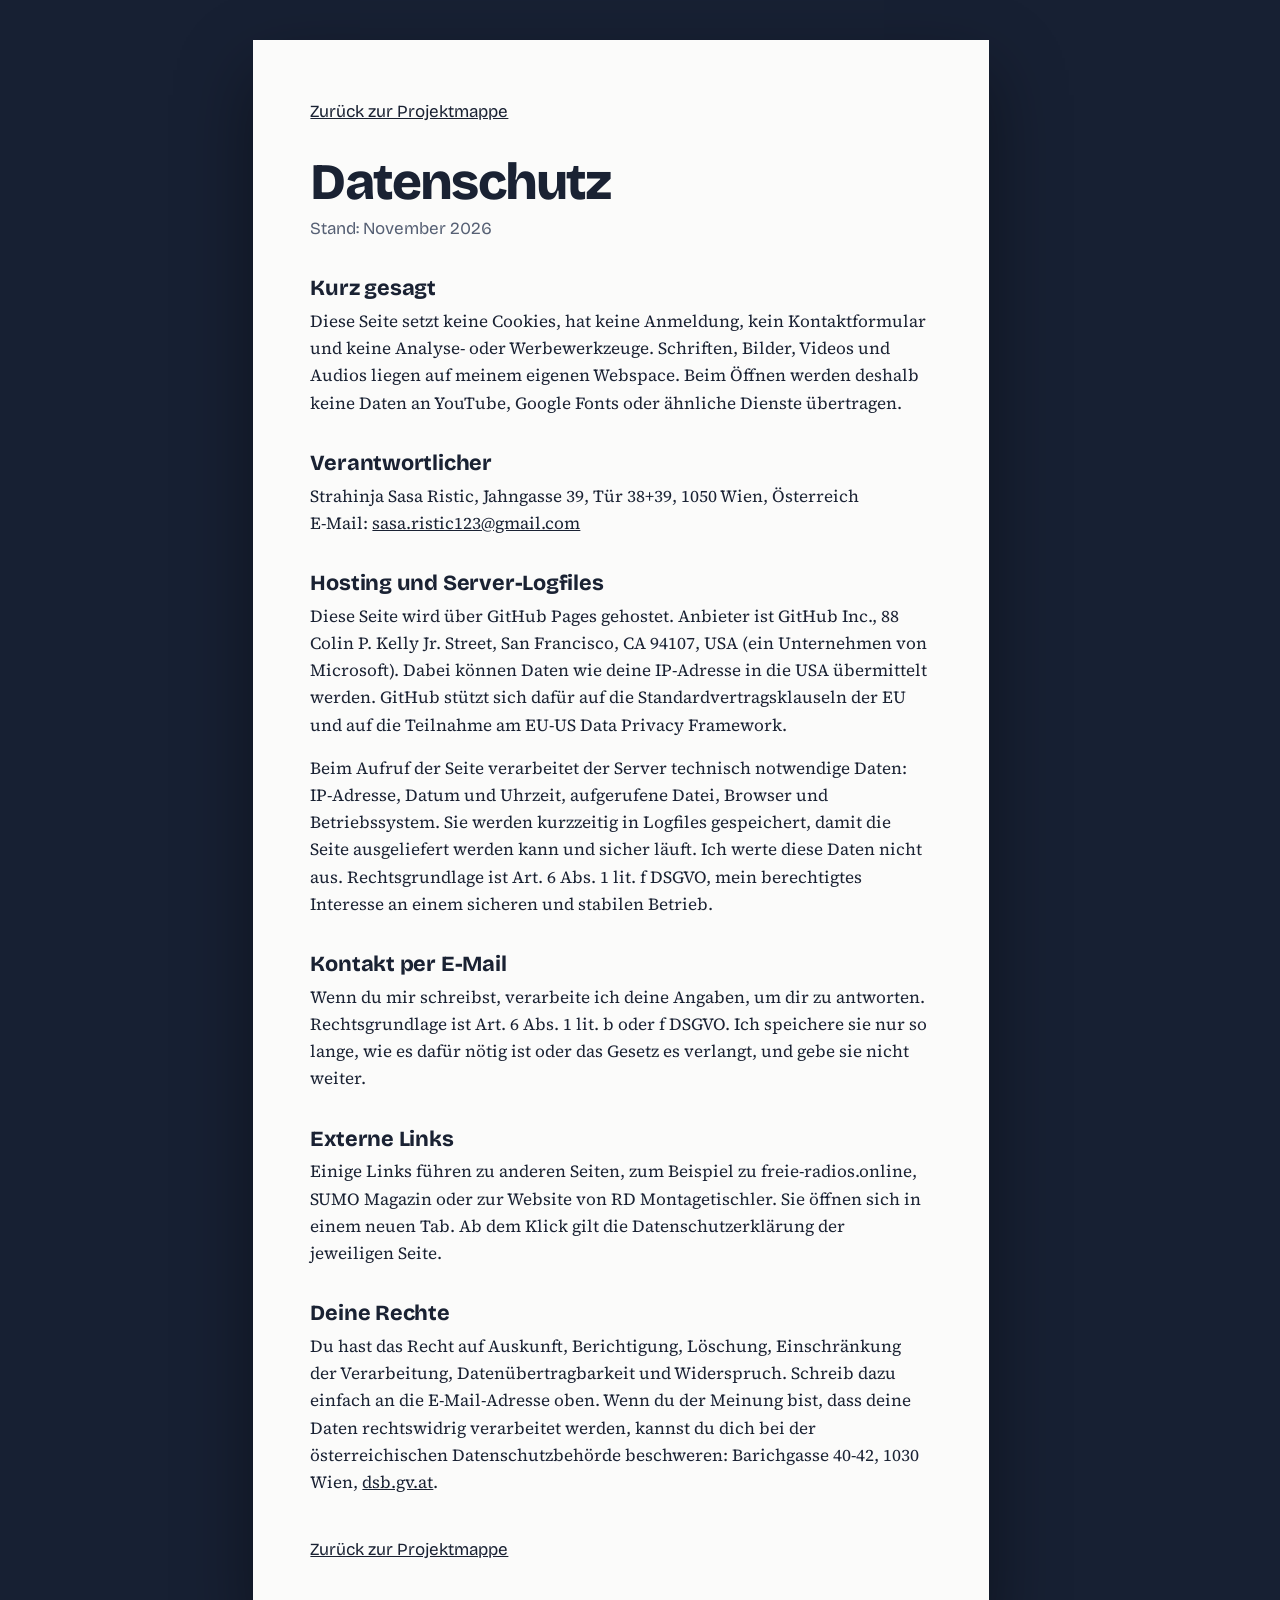
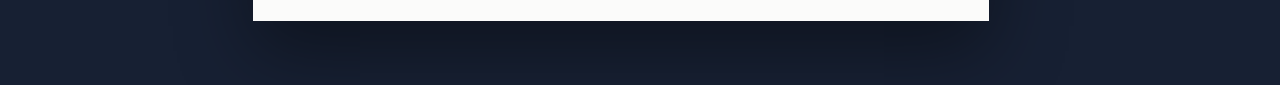
<file: datenschutz.html>
<!doctype html>
<html lang="de">
<head>
  <meta charset="utf-8">
  <meta name="viewport" content="width=device-width, initial-scale=1">
  <title>Datenschutz | Projektmappe von Sasa Ristic</title>
  <meta name="robots" content="noindex">
  <link rel="stylesheet" href="css/style.css">
  <script src="js/app.js" defer></script>
</head>
<body>
<div class="mappe">
  <main class="blatt rechtstext">
    <p class="zurueck"><a href="index.html">Zurück zur Projektmappe</a></p>
    <h1>Datenschutz</h1>
    <p class="hinweis">Stand: November 2026</p>

    <h2>Kurz gesagt</h2>
    <p>Diese Seite setzt keine Cookies, hat keine Anmeldung, kein Kontaktformular und keine Analyse- oder Werbewerkzeuge. Schriften, Bilder, Videos und Audios liegen auf meinem eigenen Webspace. Beim Öffnen werden deshalb keine Daten an YouTube, Google Fonts oder ähnliche Dienste übertragen.</p>

    <h2>Verantwortlicher</h2>
    <p>Strahinja Sasa Ristic, Jahngasse 39, Tür 38+39, 1050 Wien, Österreich<br>
    E-Mail: <a href="mailto:sasa.ristic123@gmail.com">sasa.ristic123@gmail.com</a></p>

    <h2>Hosting und Server-Logfiles</h2>
    <p>Diese Seite wird über GitHub Pages gehostet. Anbieter ist GitHub Inc., 88 Colin P. Kelly Jr. Street, San Francisco, CA 94107, USA (ein Unternehmen von Microsoft). Dabei können Daten wie deine IP-Adresse in die USA übermittelt werden. GitHub stützt sich dafür auf die Standardvertragsklauseln der EU und auf die Teilnahme am EU-US Data Privacy Framework.</p>
    <p>Beim Aufruf der Seite verarbeitet der Server technisch notwendige Daten: IP-Adresse, Datum und Uhrzeit, aufgerufene Datei, Browser und Betriebssystem. Sie werden kurzzeitig in Logfiles gespeichert, damit die Seite ausgeliefert werden kann und sicher läuft. Ich werte diese Daten nicht aus. Rechtsgrundlage ist Art. 6 Abs. 1 lit. f DSGVO, mein berechtigtes Interesse an einem sicheren und stabilen Betrieb.</p>

    <h2>Kontakt per E-Mail</h2>
    <p>Wenn du mir schreibst, verarbeite ich deine Angaben, um dir zu antworten. Rechtsgrundlage ist Art. 6 Abs. 1 lit. b oder f DSGVO. Ich speichere sie nur so lange, wie es dafür nötig ist oder das Gesetz es verlangt, und gebe sie nicht weiter.</p>

    <h2>Externe Links</h2>
    <p>Einige Links führen zu anderen Seiten, zum Beispiel zu freie-radios.online, SUMO Magazin oder zur Website von RD Montagetischler. Sie öffnen sich in einem neuen Tab. Ab dem Klick gilt die Datenschutzerklärung der jeweiligen Seite.</p>

    <h2>Deine Rechte</h2>
    <p>Du hast das Recht auf Auskunft, Berichtigung, Löschung, Einschränkung der Verarbeitung, Datenübertragbarkeit und Widerspruch. Schreib dazu einfach an die E-Mail-Adresse oben. Wenn du der Meinung bist, dass deine Daten rechtswidrig verarbeitet werden, kannst du dich bei der österreichischen Datenschutzbehörde beschweren: Barichgasse 40-42, 1030 Wien, <a href="https://www.dsb.gv.at" target="_blank" rel="noopener">dsb.gv.at</a>.</p>

    <p class="zurueck"><a href="index.html">Zurück zur Projektmappe</a></p>
  </main>
</div>
</body>
</html>
</file>
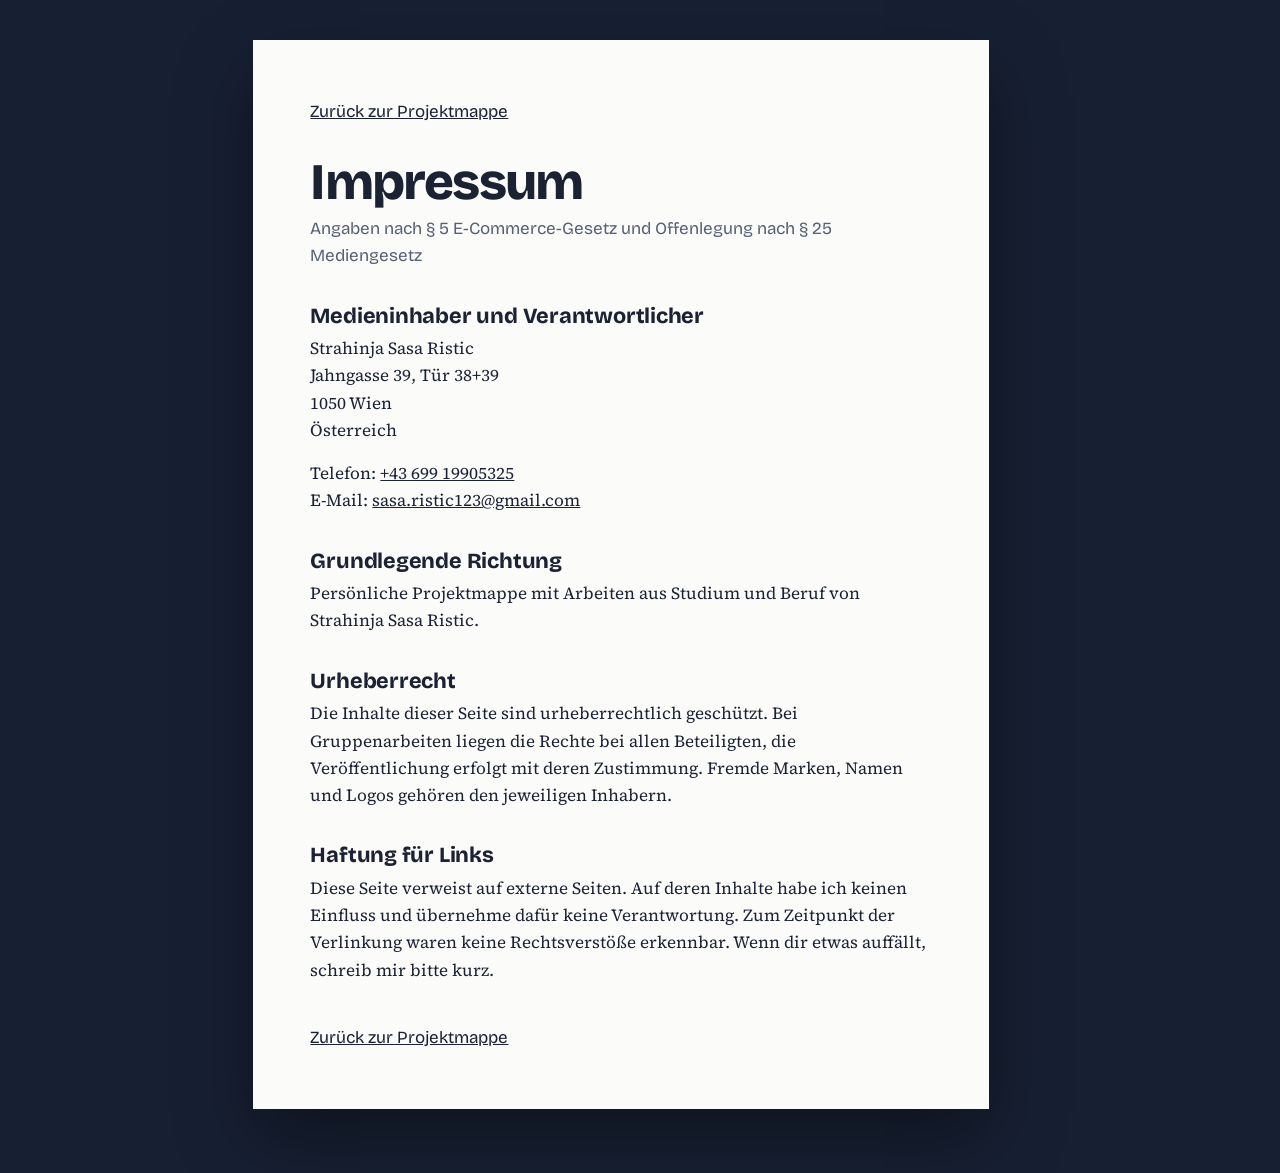
<file: impressum.html>
<!doctype html>
<html lang="de">
<head>
  <meta charset="utf-8">
  <meta name="viewport" content="width=device-width, initial-scale=1">
  <title>Impressum | Projektmappe von Sasa Ristic</title>
  <meta name="robots" content="noindex">
  <link rel="stylesheet" href="css/style.css">
  <script src="js/app.js" defer></script>
</head>
<body>
<div class="mappe">
  <main class="blatt rechtstext">
    <p class="zurueck"><a href="index.html">Zurück zur Projektmappe</a></p>
    <h1>Impressum</h1>
    <p class="hinweis">Angaben nach § 5 E-Commerce-Gesetz und Offenlegung nach § 25 Mediengesetz</p>

    <h2>Medieninhaber und Verantwortlicher</h2>
    <p>Strahinja Sasa Ristic<br>
    Jahngasse 39, Tür 38+39<br>
    1050 Wien<br>
    Österreich</p>
    <p>Telefon: <a href="tel:+4369919905325">+43 699 19905325</a><br>
    E-Mail: <a href="mailto:sasa.ristic123@gmail.com">sasa.ristic123@gmail.com</a></p>

    <h2>Grundlegende Richtung</h2>
    <p>Persönliche Projektmappe mit Arbeiten aus Studium und Beruf von Strahinja Sasa Ristic.</p>

    <h2>Urheberrecht</h2>
    <p>Die Inhalte dieser Seite sind urheberrechtlich geschützt. Bei Gruppenarbeiten liegen die Rechte bei allen Beteiligten, die Veröffentlichung erfolgt mit deren Zustimmung. Fremde Marken, Namen und Logos gehören den jeweiligen Inhabern.</p>

    <h2>Haftung für Links</h2>
    <p>Diese Seite verweist auf externe Seiten. Auf deren Inhalte habe ich keinen Einfluss und übernehme dafür keine Verantwortung. Zum Zeitpunkt der Verlinkung waren keine Rechtsverstöße erkennbar. Wenn dir etwas auffällt, schreib mir bitte kurz.</p>

    <p class="zurueck"><a href="index.html">Zurück zur Projektmappe</a></p>
  </main>
</div>
</body>
</html>
</file>
<file: css/style.css>
/* Projektmappe, Strahinja Sasa Ristic
   Konzept: weißes Blatt auf dunklem Tisch, farbige Registerreiter am rechten Rand.
   Jede Reiterfarbe gehört zu einem Bereich und taucht an dessen Projekten wieder auf. */

@font-face {
  font-family: "Bricolage";
  src: url("../fonts/bricolage.woff2") format("woff2");
  font-weight: 200 800;
  font-style: normal;
  font-display: swap;
}
@font-face {
  font-family: "Source Serif";
  src: url("../fonts/source-serif.woff2") format("woff2");
  font-weight: 200 900;
  font-style: normal;
  font-display: swap;
}
@font-face {
  font-family: "Source Serif";
  src: url("../fonts/source-serif-italic.woff2") format("woff2");
  font-weight: 200 900;
  font-style: italic;
  font-display: swap;
}

:root {
  --tisch: #172033;
  --blatt: #fbfbfa;
  --text: #1a2233;
  --leise: #566074;
  --linie: #cdd3dc;
  --fond: #eef1f5;

  --praxis: #1f6f6b;
  --medien: #a8324f;
  --studium: #9a6b12;
  --technik: #2e5aac;
  --ideen: #6b4fa3;

  --anzeige: "Bricolage", "Segoe UI", system-ui, sans-serif;
  --lesen: "Source Serif", Georgia, "Times New Roman", serif;

  --reiter: 3.4rem;
  --spalte: 13rem;
}

*,
*::before,
*::after { box-sizing: border-box; }

html { scroll-behavior: smooth; scroll-padding-top: 1.5rem; }
@media (prefers-reduced-motion: reduce) { html { scroll-behavior: auto; } }

body {
  margin: 0;
  background: var(--tisch);
  color: var(--text);
  font-family: var(--lesen);
  font-size: 1.0625rem;
  line-height: 1.6;
  -webkit-font-smoothing: antialiased;
}

a { color: inherit; }
img, video { max-width: 100%; }

:focus-visible {
  outline: 3px solid var(--tab, var(--technik));
  outline-offset: 3px;
}

/* ---------- Mappe: Tisch, Blatt, Register ---------- */

.mappe {
  position: relative;
  max-width: 68rem;
  margin: 0 auto;
  padding: 2.5rem 0 4rem;
}

@media (min-width: 62rem) {
  body { padding: 0 calc(var(--reiter) + 1rem) 0 2rem; }
}

.blatt {
  background: var(--blatt);
  padding: clamp(1.25rem, 4.5vw, 4rem);
  box-shadow: 0 30px 70px rgba(0, 0, 0, 0.4);
}

.register { position: absolute; top: 2.5rem; bottom: 4rem; left: 100%; width: var(--reiter); }
.register ul {
  position: sticky;
  top: 6rem;
  display: flex;
  flex-direction: column;
  gap: 0.4rem;
  margin: 0;
  padding: 0;
  list-style: none;
}
.register a {
  display: block;
  padding: 1.1rem 0.75rem;
  background: var(--tab);
  color: #fff;
  font-family: var(--anzeige);
  font-weight: 600;
  font-size: 0.95rem;
  line-height: 1;
  text-decoration: none;
  writing-mode: vertical-rl;
  border-radius: 0 0.6rem 0.6rem 0;
  transition: transform 0.15s ease;
}
.register a:hover,
.register a:focus-visible { transform: translateX(0.35rem); }
.register a[aria-current="true"] { transform: translateX(0.6rem); }

@media (max-width: 61.99rem) {
  .mappe { padding: 0 0 2rem; }
  .register {
    position: sticky;
    top: 0;
    z-index: 10;
    left: auto;
    bottom: auto;
    width: auto;
    background: var(--tisch);
  }
  .register ul {
    position: static;
    flex-direction: row;
    gap: 0.25rem;
    overflow-x: auto;
    padding: 0.5rem 0.5rem 0;
  }
  .register a {
    writing-mode: horizontal-tb;
    white-space: nowrap;
    padding: 0.7rem 1rem;
    border-radius: 0.5rem 0.5rem 0 0;
  }
  .register a:hover,
  .register a:focus-visible { transform: none; }
  .register a[aria-current="true"] { transform: none; box-shadow: 0 -4px 0 #fff inset; }
  .blatt { box-shadow: none; }
}

/* ---------- Deckblatt ---------- */

.deckblatt { padding-bottom: 1rem; }

h1 {
  margin: 0;
  font-family: var(--anzeige);
  font-weight: 800;
  font-size: clamp(2.6rem, 8.5vw, 6rem);
  line-height: 0.98;
  letter-spacing: -0.035em;
}
.mappentitel {
  display: block;
  font-weight: 300;
  color: var(--leise);
}
.name { display: block; }

.einstieg {
  max-width: 38rem;
  margin: 2rem 0 1rem;
  font-size: clamp(1.2rem, 2.4vw, 1.5rem);
  line-height: 1.5;
}

.kontakt {
  display: flex;
  flex-wrap: wrap;
  gap: 0.25rem 1.75rem;
  margin: 0 0 2.5rem;
  font-family: var(--anzeige);
  font-size: 1rem;
}

.inhalt {
  margin: 0;
  padding: 0;
  list-style: none;
  border-top: 1px solid var(--linie);
}
.inhalt li {
  border-bottom: 1px solid var(--linie);
  border-left: 8px solid var(--tab);
}
.inhalt a {
  display: grid;
  grid-template-columns: 12rem 1fr;
  gap: 0.25rem 1.5rem;
  align-items: baseline;
  padding: 0.9rem 1rem;
  text-decoration: none;
}
.inhalt a:hover { background: var(--fond); }
.inhalt strong {
  font-family: var(--anzeige);
  font-size: 1.15rem;
  font-weight: 700;
}
.inhalt span { color: var(--leise); font-size: 1rem; }

@media (max-width: 40rem) {
  .inhalt a { grid-template-columns: 1fr; }
}

/* ---------- Bereiche ---------- */

.bereich { margin-top: 5rem; }

.bereichskopf {
  margin-bottom: 1.5rem;
  padding-left: 1.1rem;
  border-left: 8px solid var(--tab);
}
h2 {
  margin: 0 0 0.6rem;
  font-family: var(--anzeige);
  font-weight: 750;
  font-size: clamp(2rem, 5vw, 3.1rem);
  line-height: 1.05;
  letter-spacing: -0.025em;
}
.bereichskopf p { max-width: 40rem; margin: 0; color: var(--leise); }

/* ---------- Projekte ---------- */

.projekt {
  display: grid;
  grid-template-columns: var(--spalte) minmax(0, 1fr);
  column-gap: 2rem;
  padding: 1.75rem 0;
  border-top: 1px solid var(--linie);
}

.titel {
  grid-area: titel;
  margin: 0 0 0.6rem;
  font-family: var(--anzeige);
  font-weight: 650;
  font-size: clamp(1.3rem, 2.6vw, 1.65rem);
  line-height: 1.2;
  letter-spacing: -0.01em;
}
.meta {
  grid-area: meta;
  align-self: start;
  margin: 0;
  padding-top: 0.55rem;
  border-top: 3px solid var(--tab);
  font-family: var(--anzeige);
  font-size: 0.95rem;
  line-height: 1.45;
  color: var(--leise);
}
.medien { grid-area: medien; margin: 0 0 1.25rem; }
.text { grid-area: text; max-width: 40rem; }
.text p { margin: 0 0 0.9rem; }

.projekt.zeile {
  grid-template-areas:
    "meta titel"
    "meta medien"
    "meta text";
}
.projekt.gross {
  grid-template-areas:
    "titel titel"
    "medien medien"
    "meta   text";
}
.projekt.gross .titel { font-size: clamp(1.7rem, 3.6vw, 2.3rem); margin-bottom: 1rem; }

@media (max-width: 47.99rem) {
  .projekt.zeile,
  .projekt.gross {
    grid-template-columns: minmax(0, 1fr);
    grid-template-areas:
      "titel"
      "meta"
      "medien"
      "text";
  }
  .meta { margin-bottom: 1rem; }
}

.rolle { font-family: var(--anzeige); font-size: 0.98rem; }
.rolle b { font-weight: 650; }

/* Medien */

figure { margin: 0; }
figcaption {
  margin-top: 0.4rem;
  font-family: var(--anzeige);
  font-size: 0.88rem;
  color: var(--leise);
}
video {
  display: block;
  width: 100%;
  background: #0d1424;
  border-radius: 6px;
}
.medien > figure > video { aspect-ratio: 16 / 9; }

.raster {
  display: grid;
  grid-template-columns: minmax(0, 0.8fr) repeat(2, minmax(0, 1fr));
  gap: 1rem;
  align-items: start;
}
.raster img { display: block; width: 100%; height: auto; border-radius: 6px; }
@media (max-width: 47.99rem) {
  .raster { grid-template-columns: minmax(0, 1fr); }
}

.audio-paar {
  display: flex;
  flex-wrap: wrap;
  gap: 1rem 1.5rem;
  margin: 0 0 1rem;
}
.audio-paar audio { width: min(100%, 22rem); }

/* Dateien als ruhige Links */

.dateien {
  display: flex;
  flex-wrap: wrap;
  gap: 0.5rem;
  margin: 1rem 0 0;
  padding: 0;
  list-style: none;
}
.dateien a {
  display: inline-block;
  padding: 0.3rem 0.85rem;
  border: 1px solid var(--linie);
  border-radius: 999px;
  font-family: var(--anzeige);
  font-size: 0.92rem;
  font-weight: 500;
  text-decoration: none;
}
.dateien a:hover { border-color: var(--tab); background: var(--fond); }

/* ---------- Fuß ---------- */

.fuss {
  margin-top: 5rem;
  padding-top: 1.5rem;
  border-top: 1px solid var(--linie);
  font-family: var(--anzeige);
  font-size: 0.95rem;
  color: var(--leise);
}
.fuss p { margin: 0 0 0.3rem; }

/* ---------- Entwurfsmodus ---------- */

.entwurf-hinweis { display: none; }

body.entwurf .offen {
  background: #fff3d6;
  outline: 1px dashed #b7791f;
  outline-offset: 2px;
}
body.entwurf a.offen { text-decoration: none; }
body.entwurf .entwurf-hinweis {
  display: block;
  position: fixed;
  left: 1rem;
  bottom: 1rem;
  z-index: 20;
  margin: 0;
  padding: 0.5rem 0.9rem;
  background: #fff3d6;
  border: 1px dashed #b7791f;
  border-radius: 6px;
  font-family: var(--anzeige);
  font-size: 0.88rem;
  color: #5c3d00;
}

/* ---------- Druck ---------- */

@media print {
  body { background: #fff; padding: 0; }
  .register, .entwurf-hinweis { display: none; }
  .blatt { box-shadow: none; padding: 0; }
  .projekt { break-inside: avoid; }
}

/* ---------- Audio-Player (wird von js/app.js gebaut, ohne Skript bleibt der Standard-Player) ---------- */

.player {
  display: grid;
  grid-template-columns: auto minmax(0, 1fr);
  grid-template-areas: "knopf titel" "knopf leiste";
  align-items: center;
  gap: 0.15rem 1rem;
  width: min(100%, 26rem);
  padding: 0.85rem 1.1rem 0.85rem 0.85rem;
  border: 1px solid var(--linie);
  border-radius: 0.75rem;
  background: var(--fond);
  font-family: var(--anzeige);
}
.player__knopf {
  grid-area: knopf;
  display: grid;
  place-items: center;
  width: 3.25rem;
  height: 3.25rem;
  padding: 0;
  border: 0;
  border-radius: 50%;
  background: var(--tab, var(--medien));
  color: #fff;
  cursor: pointer;
  transition: transform 0.12s ease;
}
.player__knopf:hover { transform: scale(1.06); }
.player__knopf svg { width: 1.35rem; height: 1.35rem; fill: currentColor; }
.player__knopf .pause { display: none; }
.player.laeuft .player__knopf .play { display: none; }
.player.laeuft .player__knopf .pause { display: block; }
.player__titel { grid-area: titel; font-weight: 650; font-size: 1rem; line-height: 1.25; }
.player__leiste { grid-area: leiste; display: flex; align-items: center; gap: 0.7rem; }
.player__leiste input[type="range"] {
  flex: 1;
  min-width: 0;
  height: 1.5rem;
  margin: 0;
  accent-color: var(--tab, var(--medien));
  cursor: pointer;
}
.player__zeit { font-size: 0.85rem; color: var(--leise); font-variant-numeric: tabular-nums; white-space: nowrap; }
.audio-paar figure.hat-player figcaption { display: none; }

/* Mehrere Videos nebeneinander */
.videoliste {
  display: grid;
  grid-template-columns: repeat(auto-fill, minmax(15rem, 1fr));
  gap: 1rem;
}
.videoliste video { aspect-ratio: 16 / 9; }

/* Porträt auf dem Deckblatt */
.kopf { display: grid; grid-template-columns: minmax(0, 1fr) 15rem; gap: 2.5rem; align-items: end; margin-bottom: 2.5rem; }
.kopf .kontakt { margin-bottom: 0; }
.portrait { margin: 0; grid-column: 2; grid-row: 1; }
.kopf__text { grid-column: 1; grid-row: 1; }
.portrait img { display: block; width: 100%; height: auto; aspect-ratio: 3 / 4; object-fit: cover; object-position: top; border-radius: 6px; border-bottom: 8px solid var(--medien); }
@media (max-width: 47.99rem) {
  .kopf { grid-template-columns: minmax(0, 1fr); gap: 1.5rem; }
  .portrait { grid-column: 1; grid-row: 1; width: 9.5rem; }
  .kopf__text { grid-row: 2; }
}

/* Impressum und Datenschutz */
.rechtstext { max-width: 46rem; margin: 0 auto; }
.rechtstext h1 { font-size: clamp(2rem, 6vw, 3.2rem); margin-bottom: 0.5rem; }
.rechtstext h2 { font-size: 1.35rem; margin: 2.2rem 0 0.5rem; letter-spacing: -0.01em; }
.rechtstext p { margin: 0 0 1rem; max-width: 40rem; }
.rechtstext .hinweis { color: var(--leise); font-family: var(--anzeige); }
.rechtstext .zurueck { font-family: var(--anzeige); margin-bottom: 2rem; }
.rechtstext .zurueck:last-child { margin: 2.5rem 0 0; }
.fuss a { text-decoration-thickness: 1px; text-underline-offset: 0.2em; }

/* Dokumente mit Vorschau der ersten Seite */
.dokumente { display: flex; flex-wrap: wrap; gap: 1.25rem; align-items: flex-start; }
.dok { display: block; text-decoration: none; color: inherit; }
.dok img {
  display: block;
  height: 15rem;
  width: auto;
  max-width: 100%;
  background: #fff;
  border: 1px solid var(--linie);
  border-radius: 4px;
  box-shadow: 0 6px 18px rgba(23, 32, 51, 0.12);
  transition: transform 0.15s ease, box-shadow 0.15s ease;
}
.dok:hover img, .dok:focus-visible img { transform: translateY(-3px); box-shadow: 0 10px 24px rgba(23, 32, 51, 0.2); }
.dok span { display: block; margin-top: 0.55rem; font-family: var(--anzeige); font-size: 0.88rem; color: var(--leise); }
.dok:hover span { color: var(--text); text-decoration: underline; }
@media (max-width: 47.99rem) { .dok img { height: auto; max-height: 17rem; } }
@media print { .dok img { box-shadow: none; } }

/* Dokument-Vorschauen links unter der Beschreibung (Semester, Rolle im Studium) */
.seite { grid-area: meta; align-self: start; min-width: 0; }
.seite .dokumente { flex-direction: column; gap: 1.1rem; margin-top: 1.25rem; }
.seite .dok { width: 100%; }
.seite .dok img { width: 100%; height: auto; }
@media (max-width: 47.99rem) {
  .seite { margin-bottom: 1rem; }
  .seite .dokumente { flex-direction: row; flex-wrap: wrap; }
  .seite .dok { width: auto; max-width: 100%; }
  .seite .dok img { width: auto; height: auto; max-height: 14rem; max-width: 100%; }
}
.projekt:has(> .seite) { grid-template-rows: auto auto 1fr; }
.projekt:has(> .seite) .text { align-self: start; }
</file>
